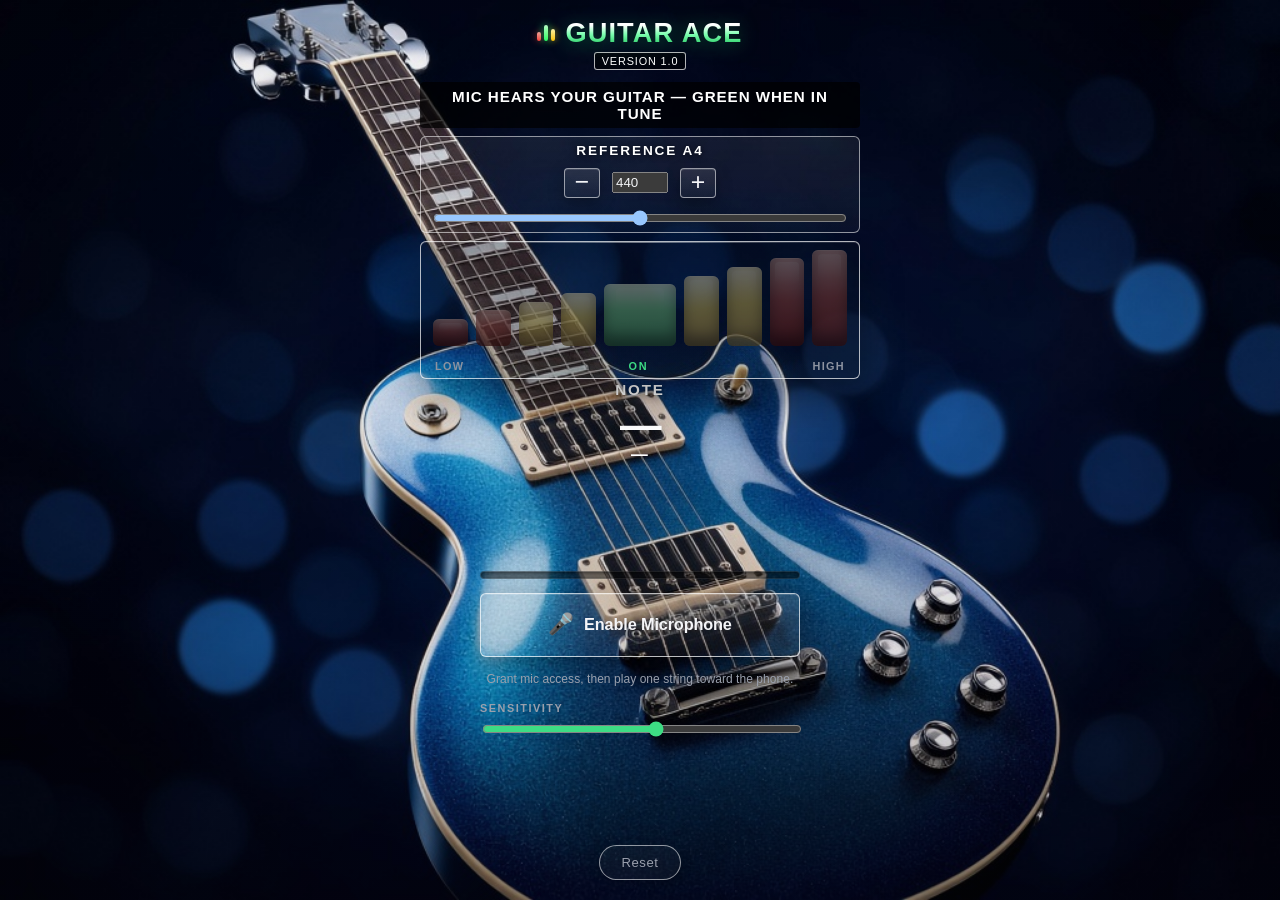
<file: index.html>
<!DOCTYPE html>
<html lang="en">
<head>
  <meta charset="UTF-8" />
  <meta name="viewport" content="width=device-width, initial-scale=1, viewport-fit=cover, maximum-scale=1, user-scalable=no" />
  <meta name="apple-mobile-web-app-capable" content="yes" />
  <meta name="apple-mobile-web-app-status-bar-style" content="black-translucent" />
  <meta name="apple-mobile-web-app-title" content="Guitar Ace" />
  <meta name="theme-color" content="#07080c" />
  <title>Guitar Ace</title>
  <link rel="stylesheet" href="styles.css?v=5" />
</head>
<body>
  <div class="app">
    <header class="header">
      <div class="brand">
        <span class="mark" aria-hidden="true"><i></i><i></i><i></i></span>
        <h1>Guitar Ace</h1>
      </div>
      <p class="version">Version 1.0</p>
      <p class="subtitle">Mic hears your guitar — green when in tune</p>
    </header>

    <section class="bpm-panel" aria-label="Reference pitch">
      <label class="bpm-label" for="a4Input">Reference A4</label>
      <div class="bpm-controls">
        <button type="button" class="bpm-btn" id="a4Down" aria-label="Lower reference">−</button>
        <input type="number" id="a4Input" inputmode="numeric" min="430" max="450" value="440" aria-label="A4 reference in Hz" />
        <button type="button" class="bpm-btn" id="a4Up" aria-label="Raise reference">+</button>
      </div>
      <input type="range" id="a4Slider" min="430" max="450" value="440" aria-label="A4 slider" />
    </section>

    <section class="led-stage" aria-label="Tune LED bar" aria-live="polite">
      <div class="led-row" id="ledRow" role="img" aria-label="Nine LED tune zones, flat on the left, sharp on the right"></div>
      <div class="led-legend">
        <span>low</span>
        <span class="legend-center">ON</span>
        <span>high</span>
      </div>
    </section>

    <section class="playing" aria-live="polite">
      <span class="readout-label">Note</span>
      <span class="playing-bpm" id="noteName">—</span>
      <span class="cents" id="centsReadout">—</span>
    </section>

    <section class="mic-section">
      <div class="level-meter" aria-hidden="true">
        <div class="level-fill" id="levelFill"></div>
      </div>
      <button type="button" class="mic-btn" id="micBtn" aria-pressed="false">
        <span class="mic-icon" aria-hidden="true">🎤</span>
        <span class="mic-label" id="micLabel">Enable Microphone</span>
      </button>
      <p class="hint" id="statusHint">Grant mic access, then play one string toward the phone.</p>
      <div class="sens-row">
        <label for="sensSlider">Sensitivity</label>
        <input type="range" id="sensSlider" min="1" max="100" value="55" aria-label="Pitch detection sensitivity" />
      </div>
    </section>

    <footer class="footer">
      <button type="button" class="ghost-btn" id="resetBtn">Reset</button>
    </footer>
  </div>
  <script src="app.js?v=5"></script>
</body>
</html>
</file>
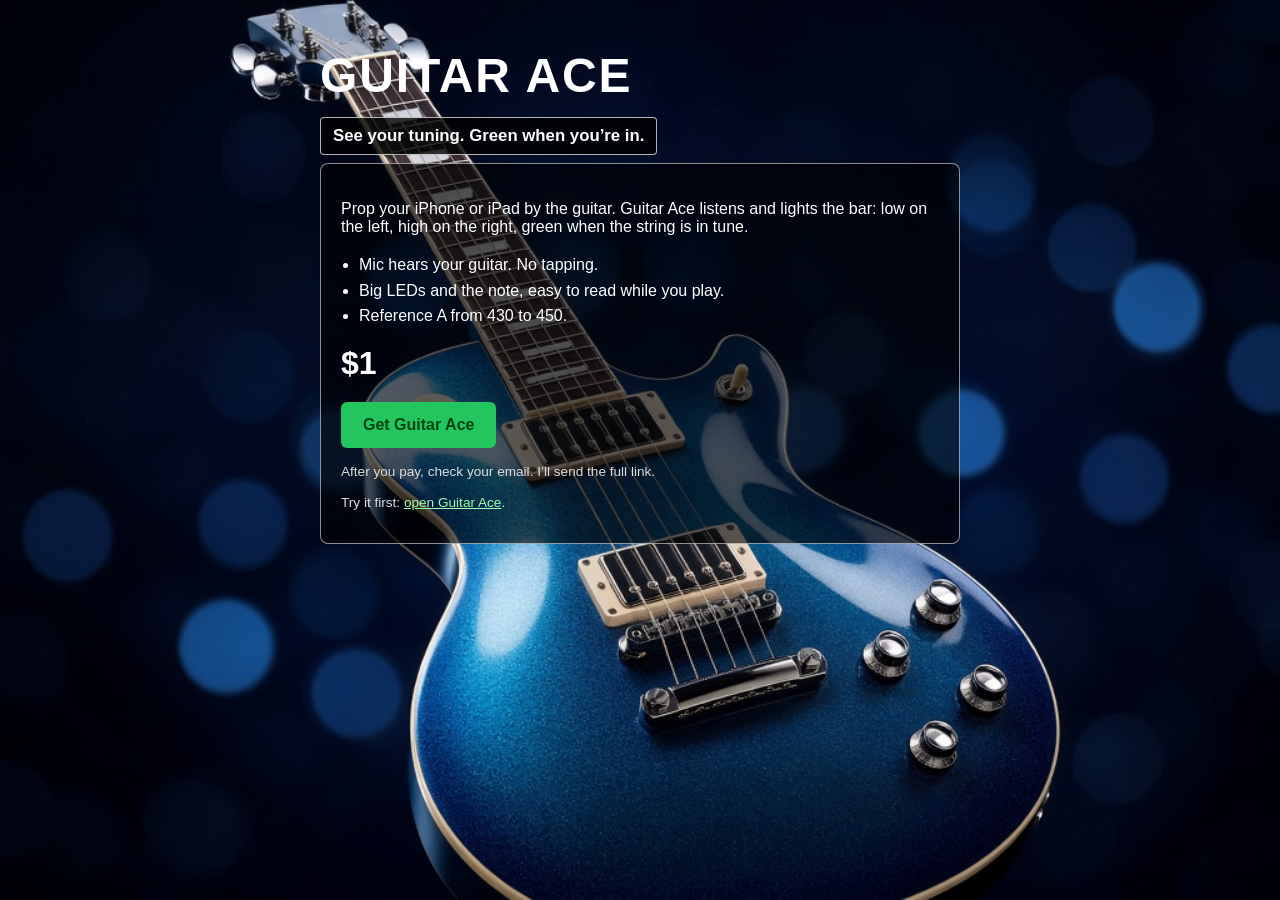
<file: sell.html>
<!DOCTYPE html>
<html lang="en">
<head>
<meta charset="UTF-8" />
<meta name="viewport" content="width=device-width, initial-scale=1" />
<title>Guitar Ace</title>
<style>
  body { margin:0; font-family:-apple-system,BlinkMacSystemFont,sans-serif; background:#07080c url("bg-lespaul.jpg") center/cover fixed; color:#fff; }
  .wrap { max-width:640px; margin:0 auto; padding:48px 20px 80px; }
  h1 { font-size:3rem; margin:0; letter-spacing:.04em; text-transform:uppercase; }
  .tag { display:inline-block; font-size:1.05rem; font-weight:700; margin:14px 0 8px; padding:8px 12px; background:rgba(0,0,0,.78); border:1px solid rgba(255,255,255,.7); border-radius:4px; }
  .card { background:rgba(0,0,0,.62); border:1px solid rgba(255,255,255,.55); border-radius:8px; padding:20px; }
  ul { padding-left:18px; line-height:1.6; }
  .price { font-size:2rem; font-weight:800; margin:8px 0; }
  a.buy { display:inline-block; margin-top:12px; background:#22c55e; color:#041; font-weight:800; text-decoration:none; padding:14px 22px; border-radius:6px; }
  .note { margin-top:16px; font-size:.85rem; color:#ddd; }
</style>
</head>
<body>
  <div class="wrap">
    <h1>Guitar Ace</h1>
    <p class="tag">See your tuning. Green when you’re in.</p>
    <div class="card">
      <p>Prop your iPhone or iPad by the guitar. Guitar Ace listens and lights the bar: low on the left, high on the right, green when the string is in tune.</p>
      <ul>
        <li>Mic hears your guitar. No tapping.</li>
        <li>Big LEDs and the note, easy to read while you play.</li>
        <li>Reference A from 430 to 450.</li>
      </ul>
      <div class="price">$1</div>
      <a class="buy" href="https://www.paypal.com/cgi-bin/webscr?cmd=_xclick&business=vruk%40icloud.com&amount=1.00&currency_code=USD&item_name=Guitar%20Ace">Get Guitar Ace</a>
      <p class="note">After you pay, check your email. I’ll send the full link.</p>
      <p class="note">Try it first: <a href="./" style="color:#9bffb0">open Guitar Ace</a>.</p>
    </div>
  </div>
</body>
</html>
</file>
<file: styles.css>
/* Guitar Ace — dark glass stage, mic onset → 9-bar tempo meter */

*,
*::before,
*::after {
  box-sizing: border-box;
  -webkit-tap-highlight-color: transparent;
}

:root {
  --bg: #07080c;
  --text: #f4f5f8;
  --muted: #9aa0ad;
  --accent: #3ddc84;
  --line: rgba(255, 255, 255, 0.1);
  --glass: linear-gradient(180deg, rgba(255, 255, 255, 0.07), rgba(255, 255, 255, 0.03));
  --shadow: 0 14px 36px rgba(0, 0, 0, 0.38);
  --safe-top: env(safe-area-inset-top, 0px);
  --safe-right: env(safe-area-inset-right, 0px);
  --safe-bottom: env(safe-area-inset-bottom, 0px);
  --safe-left: env(safe-area-inset-left, 0px);
}

html {
  color-scheme: dark;
}

html, body {
  margin: 0;
  padding: 0;
  height: 100%;
  background: var(--bg);
  color: var(--text);
  font-family: -apple-system, BlinkMacSystemFont, "SF Pro Text", "Segoe UI", Roboto, Helvetica, Arial, sans-serif;
  overscroll-behavior: none;
  touch-action: manipulation;
  user-select: none;
  -webkit-user-select: none;
}

body {
  min-height: 100dvh;
  min-height: -webkit-fill-available;
  position: relative;
  background-color: #0a0a12;
}

body::before {
  content: "";
  position: fixed;
  inset: 0;
  z-index: 0;
  background:
    linear-gradient(180deg, rgba(6,8,18,0.05) 0%, rgba(6,8,18,0.12) 70%, rgba(6,8,18,0.28) 100%),
    url("bg-lespaul.jpg") center / cover no-repeat;
  pointer-events: none;
}

button, input {
  font-family: inherit;
  color: inherit;
}

.app {
  position: relative;
  z-index: 1;
  max-width: 480px;
  margin: 0 auto;
  padding:
    calc(18px + var(--safe-top))
    calc(20px + var(--safe-right))
    calc(18px + var(--safe-bottom))
    calc(20px + var(--safe-left));
  min-height: 100dvh;
  display: flex;
  flex-direction: column;
  gap: 8px;
}

.header {
  text-align: center;
  padding-top: 2px;
  display: flex;
  flex-direction: column;
  align-items: center;
}

.brand {
  display: flex;
  align-items: center;
  justify-content: center;
  gap: 10px;
}

.mark {
  display: inline-flex;
  align-items: flex-end;
  gap: 3px;
  height: 16px;
}

.mark i {
  display: block;
  width: 4px;
  height: 9px;
  border-radius: 2px;
  background: linear-gradient(180deg, #ff9a9a, #ff3b3b);
  box-shadow: 0 0 7px rgba(255, 60, 60, 0.65);
}

.mark i:nth-child(2) {
  height: 16px;
  background: linear-gradient(180deg, #b6ffc8, #22ff66);
  box-shadow: 0 0 8px rgba(40, 255, 120, 0.85);
}

.mark i:nth-child(3) {
  height: 12px;
  background: linear-gradient(180deg, #fff3a8, #ffc107);
  box-shadow: 0 0 7px rgba(255, 210, 40, 0.7);
}

.header h1 {
  margin: 0;
  font-size: 1.7rem;
  font-weight: 800;
  letter-spacing: 0.04em;
  line-height: 0.95;
  text-transform: uppercase;
  background: linear-gradient(180deg, #ffffff 20%, #7dffb0 55%, #22c55e 100%);
  -webkit-background-clip: text;
  background-clip: text;
  color: transparent;
  text-shadow: none;
  filter: drop-shadow(0 2px 10px rgba(34, 255, 120, 0.35));
}

.subtitle {
  display: inline-block;
  margin: 12px auto 0;
  padding: 6px 12px;
  border-radius: 4px;
  font-size: 0.95rem;
  font-weight: 700;
  letter-spacing: 0.06em;
  text-transform: uppercase;
  color: #ffffff;
  background: rgba(0, 0, 0, 0.72);
  text-shadow: none;
}

.bpm-panel,
.readout-block {
  background: var(--glass);
  border: 1px solid rgba(255,255,255,0.55);
  box-shadow: var(--shadow), inset 0 1px 0 rgba(255, 255, 255, 0.08);
  backdrop-filter: none;
  -webkit-backdrop-filter: none;
}

.bpm-panel {
  border-radius: 6px;
  padding: 6px 10px 4px;
  box-shadow: none;
  gap: 4px;
  display: flex;
  flex-direction: column;
  gap: 10px;
}

.bpm-label,
.readout-label,
.sens-row label {
  font-size: 0.68rem;
  font-weight: 600;
  text-transform: uppercase;
  letter-spacing: 0.14em;
  color: var(--muted);
}

.bpm-label {
  text-align: center;
  color: #fff;
  font-size: 0.85rem;
  text-shadow: 0 1px 6px rgba(0,0,0,0.8);
}

.bpm-controls {
  display: flex;
  align-items: center;
  justify-content: center;
  gap: 12px;
}

.bpm-btn,
.mic-btn,
.ghost-btn {
  cursor: pointer;
  transition: transform 90ms ease, background 120ms ease, box-shadow 120ms ease;
}

.bpm-btn {
  width: 36px;
  height: 30px;
  border: 1px solid rgba(255,255,255,0.55);
  border-radius: 4px;
  background: linear-gradient(180deg, rgba(255, 255, 255, 0.1), rgba(255, 255, 255, 0.04));
  color: var(--text);
  font-size: 1.55rem;
  font-weight: 500;
  line-height: 1;
  box-shadow: 0 6px 16px rgba(0, 0, 0, 0.28), inset 0 1px 0 rgba(255, 255, 255, 0.14);
}

.bpm-btn:active,
.mic-btn:active,
.ghost-btn:active {
  transform: translateY(1px) scale(0.97);
}

#bpmInput {
  width: 72px;
  height: 32px;
  border: 1px solid rgba(255, 255, 255, 0.7);
  border-radius: 4px;
  background: rgba(0, 0, 0, 0.35);
  color: var(--text);
  font-size: 1.15rem;
  font-weight: 700;
  letter-spacing: -0.04em;
  font-variant-numeric: tabular-nums;
  text-align: center;
  box-shadow: inset 0 2px 8px rgba(0, 0, 0, 0.35);
  -moz-appearance: textfield;
  appearance: textfield;
}

#bpmInput::-webkit-outer-spin-button,
#bpmInput::-webkit-inner-spin-button {
  -webkit-appearance: none;
  margin: 0;
}

#bpmSlider,
#sensSlider {
  width: 100%;
  accent-color: var(--accent);
  height: 18px;
}

.led-stage {
  position: relative;
  border-radius: 6px;
  padding: 8px 8px 6px;
  background:
    radial-gradient(90% 80% at 50% 115%, rgba(61, 220, 132, 0.06), transparent 58%),
    linear-gradient(180deg, rgba(10, 12, 20, 0.22) 0%, rgba(10, 12, 20, 0.18) 100%);
  border: 1px solid rgba(255, 255, 255, 0.7);
  box-shadow:
    inset 0 1px 0 rgba(255, 255, 255, 0.12),
    0 18px 40px rgba(0, 0, 0, 0.35);
  overflow: hidden;
  backdrop-filter: none;
  -webkit-backdrop-filter: none;
}

.led-stage::before {
  content: "";
  position: absolute;
  left: 12%;
  right: 12%;
  top: 0;
  height: 1px;
  background: linear-gradient(90deg, transparent, rgba(255, 255, 255, 0.35), transparent);
}

.led-row {
  display: flex;
  align-items: flex-end;
  justify-content: center;
  gap: 8px;
  height: 96px;
  padding: 0 4px;
}

.led {
  flex: 1;
  max-width: 40px;
  border-radius: 6px;
  position: relative;
  transition: filter 80ms ease, opacity 80ms ease, box-shadow 80ms ease, transform 80ms ease;
  opacity: 0.72;
  filter: saturate(0.45) brightness(0.55);
  box-shadow:
    inset 0 1px 0 rgba(255, 255, 255, 0.18),
    inset 0 -10px 14px rgba(0, 0, 0, 0.4);
}

.led::after {
  content: "";
  position: absolute;
  left: 16%;
  right: 16%;
  top: 4px;
  height: 26%;
  border-radius: 4px;
  background: linear-gradient(180deg, rgba(255, 255, 255, 0.55), transparent);
  opacity: 0.28;
  pointer-events: none;
}

.led.red {
  background: linear-gradient(180deg, #ff9b9b 0%, #ff3b3b 48%, #d40f0f 100%);
}

.led.yellow {
  background: linear-gradient(180deg, #fff4ad 0%, #ffd400 46%, #e0a000 100%);
}

.led.green {
  background: linear-gradient(180deg, #c8ffd4 0%, #2bff72 42%, #00c944 100%);
  max-width: 72px;
  flex: 2.1;
}

/* Stairstep: shortest on the left (low), tallest on the right (high). */
.led:nth-child(1) { height: 28%; }
.led:nth-child(2) { height: 37%; }
.led:nth-child(3) { height: 46%; }
.led:nth-child(4) { height: 55%; }
.led:nth-child(5) { height: 64%; }
.led:nth-child(6) { height: 73%; }
.led:nth-child(7) { height: 82%; }
.led:nth-child(8) { height: 91%; }
.led:nth-child(9) { height: 100%; }

.led.lit {
  opacity: 1;
  filter: saturate(1.5) brightness(1.28);
  box-shadow:
    0 0 10px var(--glow),
    0 0 26px var(--glow),
    0 0 52px var(--glow),
    inset 0 1px 0 rgba(255, 255, 255, 0.75);
  transform: scaleY(1.03);
}

.led.lit::after {
  opacity: 0.72;
}

.led.red.lit { --glow: rgba(255, 48, 48, 0.95); }
.led.yellow.lit { --glow: rgba(255, 214, 40, 0.95); }
.led.green.lit { --glow: rgba(40, 255, 120, 1); }

.led.green.lit {
  animation: ace-pulse 1.35s ease-in-out infinite;
}

@keyframes ace-pulse {
  0%, 100% {
    filter: saturate(1.45) brightness(1.22);
    box-shadow:
      0 0 10px rgba(40, 255, 120, 0.8),
      0 0 26px rgba(30, 255, 110, 0.65),
      0 0 48px rgba(30, 255, 100, 0.4),
      inset 0 1px 0 rgba(255, 255, 255, 0.75);
  }
  50% {
    filter: saturate(1.65) brightness(1.48);
    box-shadow:
      0 0 16px rgba(90, 255, 160, 1),
      0 0 36px rgba(40, 255, 130, 0.9),
      0 0 72px rgba(30, 255, 110, 0.62),
      inset 0 1px 0 rgba(255, 255, 255, 0.9);
  }
}

.led-legend {
  display: flex;
  justify-content: space-between;
  margin-top: 14px;
  padding: 0 6px;
  font-size: 0.68rem;
  font-weight: 600;
  text-transform: uppercase;
  letter-spacing: 0.12em;
  color: #8d93a0;
}

.legend-center {
  color: #3ddc84;
  letter-spacing: 0.16em;
}

.readout {
  display: grid;
  grid-template-columns: 1fr 1fr;
  gap: 10px;
}

.readout-block {
  border-radius: 16px;
  padding: 12px 10px 11px;
  text-align: center;
}

.readout-label {
  display: block;
  margin-bottom: 6px;
}

.readout-value {
  font-size: 1.65rem;
  font-weight: 700;
  letter-spacing: -0.04em;
  font-variant-numeric: tabular-nums;
  line-height: 1;
}

.mic-section {
  flex: 1;
  display: flex;
  flex-direction: column;
  align-items: center;
  justify-content: center;
  gap: 14px;
  min-height: 160px;
}

.level-meter {
  width: 100%;
  max-width: 320px;
  height: 8px;
  border-radius: 999px;
  background: rgba(0, 0, 0, 0.45);
  overflow: hidden;
  border: 1px solid rgba(255, 255, 255, 0.08);
  box-shadow: inset 0 1px 4px rgba(0, 0, 0, 0.55);
}

.level-fill {
  height: 100%;
  width: 0%;
  border-radius: inherit;
  background: linear-gradient(90deg, #2f9e44 0%, #3ddc84 38%, #ffd43b 72%, #ff6b6b 100%);
  box-shadow: 0 0 12px rgba(61, 220, 132, 0.55);
  transition: width 50ms linear;
}

.mic-btn {
  width: 100%;
  max-width: 320px;
  min-height: 64px;
  border: 1px solid rgba(255, 255, 255, 0.7);
  border-radius: 6px;
  background: linear-gradient(180deg, rgba(255, 255, 255, 0.12), rgba(255, 255, 255, 0.04));
  color: var(--text);
  font-size: 1.02rem;
  font-weight: 700;
  letter-spacing: -0.01em;
  display: flex;
  align-items: center;
  justify-content: center;
  gap: 10px;
  box-shadow: 0 10px 24px rgba(0, 0, 0, 0.32), inset 0 1px 0 rgba(255, 255, 255, 0.16);
}

.mic-btn.listening {
  background: linear-gradient(180deg, #5ae898 0%, #24b85a 100%);
  border-color: rgba(180, 255, 210, 0.4);
  color: #07140c;
  box-shadow:
    0 0 22px rgba(61, 220, 132, 0.42),
    0 10px 24px rgba(0, 0, 0, 0.28),
    inset 0 1px 0 rgba(255, 255, 255, 0.45);
}

.mic-btn.error {
  background: linear-gradient(180deg, #e85d5d, #c92a2a);
  border-color: transparent;
  color: #fff;
}

.mic-icon {
  font-size: 1.3rem;
  line-height: 1;
}

.hint {
  margin: 0;
  font-size: 0.75rem;
  color: var(--muted);
  text-align: center;
  max-width: 320px;
  line-height: 1.4;
  letter-spacing: 0.005em;
}

.sens-row {
  width: 100%;
  max-width: 320px;
  display: flex;
  flex-direction: column;
  gap: 4px;
}

.footer {
  display: flex;
  justify-content: center;
  padding-bottom: 2px;
}

.ghost-btn {
  background: rgba(255, 255, 255, 0.03);
  border: 1px solid rgba(255, 255, 255, 0.55);
  color: var(--muted);
  border-radius: 999px;
  padding: 9px 22px;
  font-size: 0.82rem;
  letter-spacing: 0.04em;
  box-shadow: 0 4px 12px rgba(0, 0, 0, 0.2);
}

.ghost-btn:active {
  background: rgba(255, 255, 255, 0.08);
  color: var(--text);
}

button:focus-visible,
input:focus-visible {
  outline: 2px solid rgba(61, 220, 132, 0.85);
  outline-offset: 2px;
}

.hit-flash .led-stage {
  animation: stage-flash 140ms ease-out;
}

.hit-flash .level-fill {
  filter: brightness(1.35);
}

@keyframes stage-flash {
  0% {
    filter: brightness(1.22);
    box-shadow:
      inset 0 0 28px rgba(255, 255, 255, 0.12),
      0 0 24px rgba(255, 255, 255, 0.12);
  }
  100% {
    filter: brightness(1);
  }
}

@media (prefers-reduced-motion: reduce) {
  .led.green.lit,
  .hit-flash .led-stage {
    animation: none;
  }
}

@media (max-height: 700px) {
  .led-row { height: 112px; }
  .app { gap: 12px; }
  .mic-btn { min-height: 56px; }
  .header h1 { font-size: 1.45rem; }
}

.version {
  margin: 6px 0 0;
  font-size: 0.68rem;
  letter-spacing: 0.08em;
  text-transform: uppercase;
  color: #fff;
  background: rgba(0, 0, 0, 0.55);
  border: 1px solid rgba(255, 255, 255, 0.7);
  padding: 2px 7px;
  border-radius: 3px;
}

.playing {
  display: flex;
  flex-direction: column;
  align-items: center;
  gap: 2px;
  margin-top: -6px;
}
.playing-bpm {
  font-size: 2.6rem;
  font-weight: 800;
  line-height: 0.9;
  letter-spacing: -0.04em;
  font-variant-numeric: tabular-nums;
  color: #fff;
  text-shadow: 0 2px 12px rgba(0,0,0,0.7);
}
.playing .readout-label {
  font-size: 0.95rem;
  color: #fff;
  font-weight: 700;
  letter-spacing: 0.12em;
  text-shadow: 0 2px 8px rgba(0,0,0,0.85);
}
.sr-only { display: none; }

.cents {
  font-size: 1.05rem;
  font-weight: 700;
  letter-spacing: 0.08em;
  color: #fff;
  text-shadow: 0 2px 8px rgba(0,0,0,0.85);
  font-variant-numeric: tabular-nums;
  min-height: 1.2em;
}
</file>
